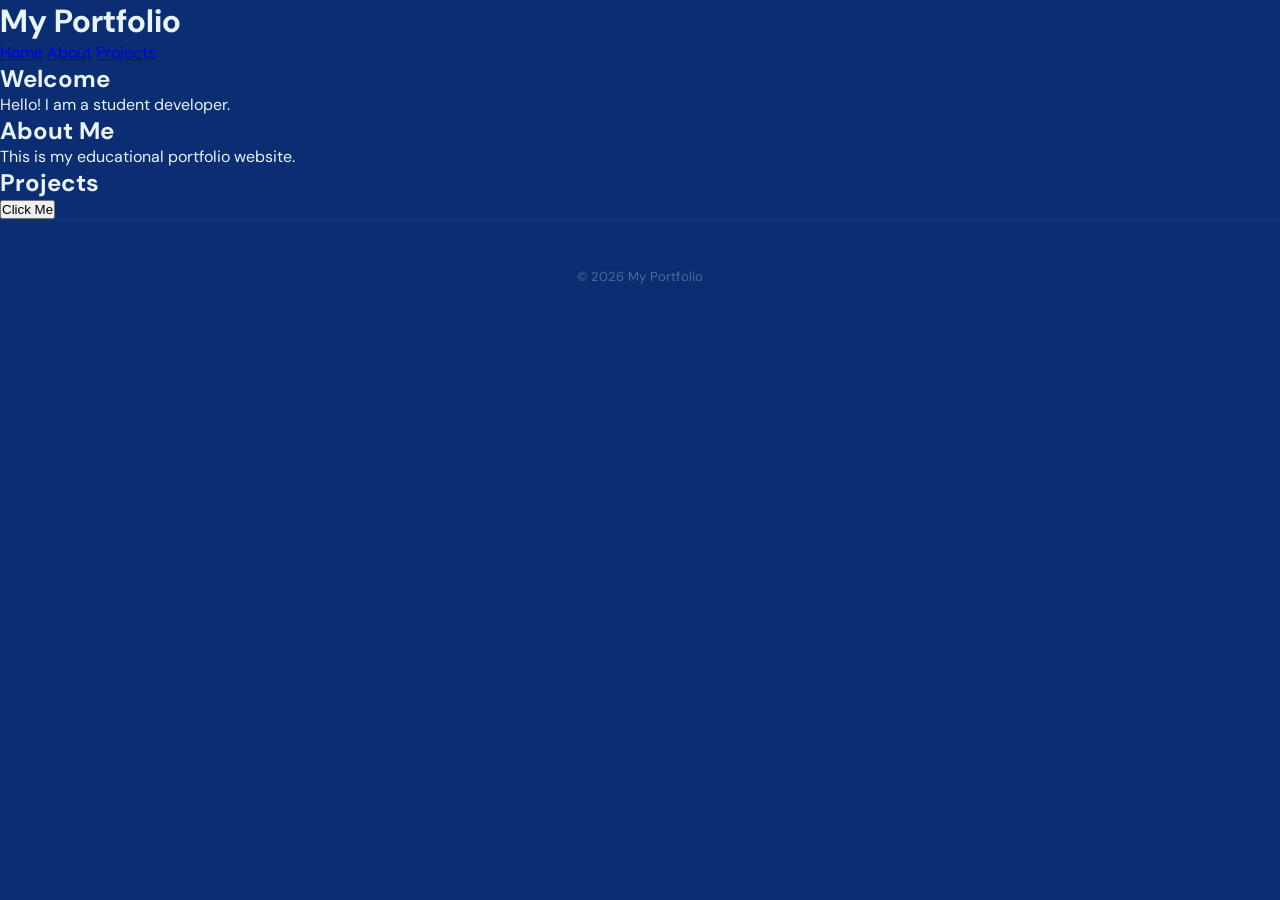
<file: WS101_PX_Santiaggo_Emer son/index.html>
<!DOCTYPE html>
<html lang="en">
<head>
    <meta charset="UTF-8">
    <meta name="viewport" content="width=device-width, initial-scale=1.0">
    <title>My Educational Portfolio</title>
    <link rel="stylesheet" href="style.css">
</head>
<body>

<header>
    <h1>My Portfolio</h1>
    <nav>
        <a href="#home">Home</a>
        <a href="#about">About</a>
        <a href="#projects">Projects</a>
    </nav>
</header>

<section id="home">
    <h2>Welcome</h2>
    <p>Hello! I am a student developer.</p>
</section>

<section id="about">
    <h2>About Me</h2>
    <p>This is my educational portfolio website.</p>
</section>

<section id="projects">
    <h2>Projects</h2>
    <button onclick="showMessage()">Click Me</button>
</section>

<footer>
    <p>© 2026 My Portfolio</p>
</footer>

<script src="script.js"></script>
</body>
</html>
</file>
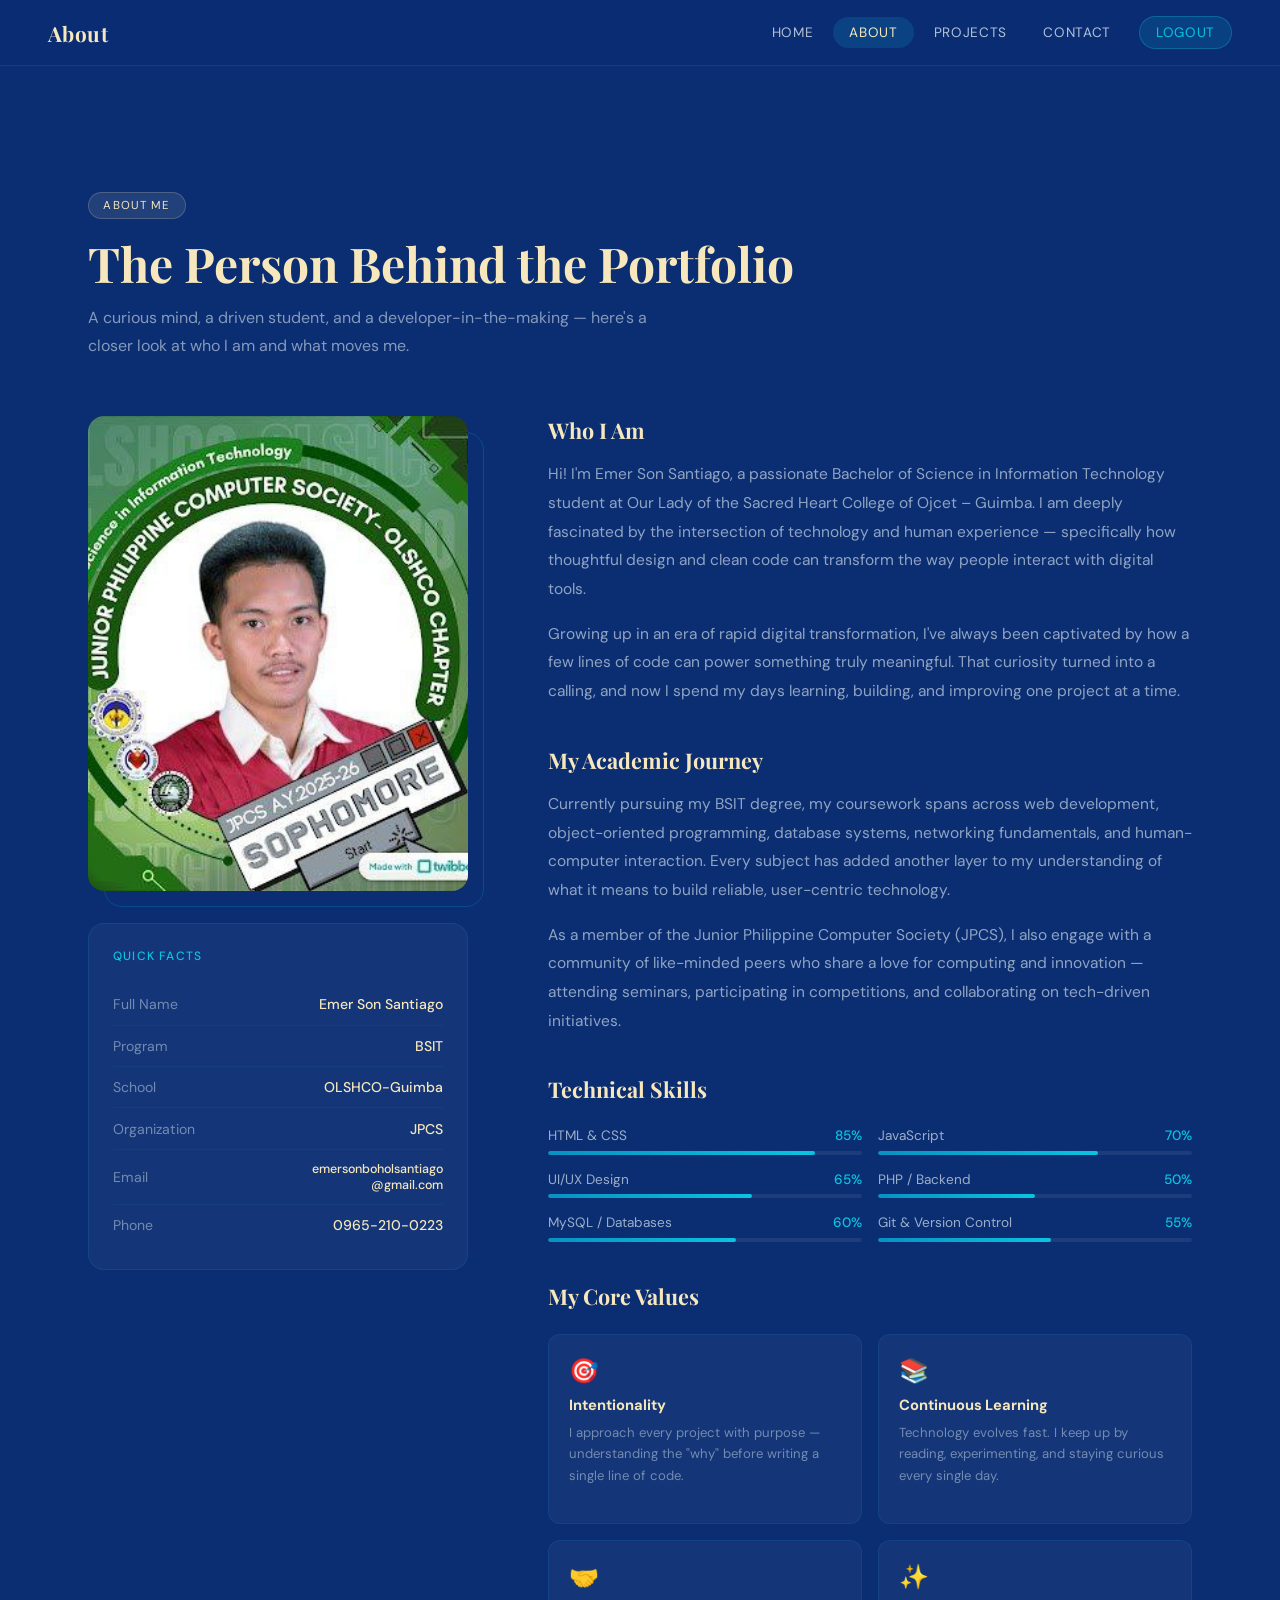
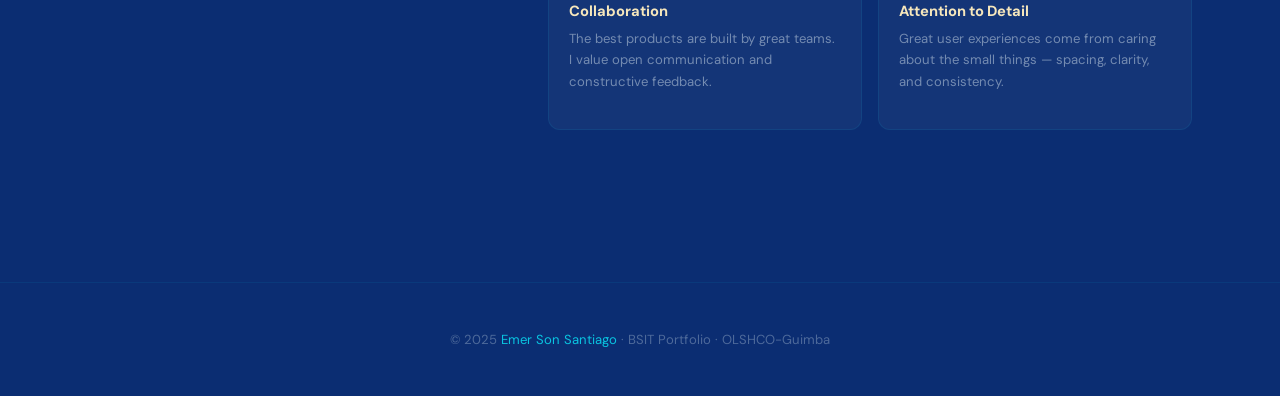
<file: WS101_PX_Santiaggo_Emer son/about.html>
<!DOCTYPE html>
<html lang="en">
<head>
  <meta charset="UTF-8">
  <meta name="viewport" content="width=device-width, initial-scale=1.0">
  <title>About | Emer Son Santiago</title>
  <link rel="stylesheet" href="style.css">
  <style>
    .about-layout {
      display: grid;
      grid-template-columns: 380px 1fr;
      gap: 5rem;
      align-items: start;
    }
    .about-photo-wrap {
      position: relative;
      margin-bottom: 2rem;
    }
    .about-photo-wrap::before {
      content: '';
      position: absolute;
      top: 16px; left: 16px; right: -16px; bottom: -16px;
      border: 1px solid rgba(10,196,224,0.2);
      border-radius: 18px;
    }
    .about-photo {
      width: 100%;
      aspect-ratio: 4/5;
      object-fit: cover;
      border-radius: 16px;
      display: block;
      position: relative;
      z-index: 1;
    }
    .about-photo-placeholder {
      width: 100%;
      aspect-ratio: 4/5;
      border-radius: 16px;
      background: rgba(9,146,194,0.1);
      border: 1px solid rgba(10,196,224,0.2);
      display: flex;
      flex-direction: column;
      align-items: center;
      justify-content: center;
      gap: 1rem;
      position: relative;
      z-index: 1;
      color: rgba(10,196,224,0.5);
      font-size: 0.85rem;
    }
    .quick-facts {
      background: rgba(255,255,255,0.04);
      border: 1px solid rgba(10,196,224,0.12);
      border-radius: 16px;
      padding: 1.5rem;
    }
    .quick-facts h4 {
      font-size: 0.75rem;
      font-weight: 500;
      letter-spacing: 0.1em;
      text-transform: uppercase;
      color: var(--sky);
      margin-bottom: 1.25rem;
    }
    .fact-row {
      display: flex;
      justify-content: space-between;
      align-items: center;
      padding: 0.7rem 0;
      border-bottom: 1px solid rgba(10,196,224,0.07);
      font-size: 0.88rem;
    }
    .fact-row:last-child { border-bottom: none; }
    .fact-label { color: rgba(232,244,248,0.45); }
    .fact-value { color: var(--cream); font-weight: 500; text-align: right; }

    .bio-block {
      margin-bottom: 2.5rem;
    }
    .bio-block h3 {
      font-family: 'Playfair Display', serif;
      font-size: 1.35rem;
      color: var(--cream);
      margin-bottom: 1rem;
    }
    .bio-block p {
      font-size: 0.97rem;
      line-height: 1.85;
      color: rgba(232,244,248,0.6);
      margin-bottom: 1rem;
    }
    .skills-grid {
      display: grid;
      grid-template-columns: 1fr 1fr;
      gap: 1rem;
      margin-top: 1.5rem;
    }
    .skill-item {
      display: flex;
      flex-direction: column;
      gap: 0.4rem;
    }
    .skill-name {
      display: flex;
      justify-content: space-between;
      font-size: 0.85rem;
      color: rgba(232,244,248,0.65);
    }
    .skill-pct { color: var(--sky); font-weight: 500; }
    .skill-bar {
      height: 4px;
      background: rgba(255,255,255,0.07);
      border-radius: 100px;
      overflow: hidden;
    }
    .skill-fill {
      height: 100%;
      background: linear-gradient(90deg, var(--cobalt), var(--sky));
      border-radius: 100px;
      animation: fillBar 1.2s ease forwards;
      transform-origin: left;
    }
    @keyframes fillBar { from { width: 0 !important; } }

    .values-grid {
      display: grid;
      grid-template-columns: 1fr 1fr;
      gap: 1rem;
      margin-top: 1.5rem;
    }
    .value-card {
      background: rgba(255,255,255,0.04);
      border: 1px solid rgba(10,196,224,0.1);
      border-radius: 12px;
      padding: 1.25rem;
    }
    .value-icon { font-size: 1.5rem; margin-bottom: 0.6rem; }
    .value-card h4 { font-size: 0.92rem; color: var(--cream); margin-bottom: 0.4rem; }
    .value-card p { font-size: 0.82rem; color: rgba(232,244,248,0.45); line-height: 1.65; }

    @media(max-width:900px){
      .about-layout { grid-template-columns: 1fr; gap: 3rem; }
      .about-photo-wrap::before { display: none; }
      .skills-grid, .values-grid { grid-template-columns: 1fr; }
    }
  </style>
</head>
<body>

<nav class="topbar">
  <a href="index.html" class="topbar-logo">About</a>
  <ul class="topbar-nav">
    <li><a href="index.html">Home</a></li>
    <li><a href="about.html" class="active">About</a></li>
    <li><a href="projects.html">Projects</a></li>
    <li><a href="contact.html">Contact</a></li>
    <li><a href="#" onclick="logoutUser()" class="btn-logout">Logout</a></li>
  </ul>
</nav>

<div class="page-wrapper">
  <div class="section">

    <span class="section-tag">About Me</span>
    <h1 class="section-title">The Person Behind the Portfolio</h1>
    <p class="section-sub">
      A curious mind, a driven student, and a developer-in-the-making — here's a closer look at who I am and what moves me.
    </p>

    <div class="about-layout">

      <!-- SIDEBAR -->
      <div class="about-sidebar">
        <div class="about-photo-wrap">
          <img src="profile.jpg" alt="Emer Son Santiago" class="about-photo"
               onerror="this.style.display='none'; this.nextElementSibling.style.display='flex'">
          <div class="about-photo-placeholder" style="display:none;">
            <svg width="56" height="56" viewBox="0 0 60 60" fill="none">
              <circle cx="30" cy="22" r="12" stroke="#0AC4E0" stroke-width="1.5"/>
              <path d="M8 52c0-12.15 9.85-22 22-22s22 9.85 22 22" stroke="#0AC4E0" stroke-width="1.5" stroke-linecap="round"/>
            </svg>
            <span>profile.jpg</span>
          </div>
        </div>

        <div class="quick-facts">
          <h4>Quick Facts</h4>
          <div class="fact-row">
            <span class="fact-label">Full Name</span>
            <span class="fact-value">Emer Son Santiago</span>
          </div>
          <div class="fact-row">
            <span class="fact-label">Program</span>
            <span class="fact-value">BSIT</span>
          </div>
          <div class="fact-row">
            <span class="fact-label">School</span>
            <span class="fact-value">OLSHCO-Guimba</span>
          </div>
          <div class="fact-row">
            <span class="fact-label">Organization</span>
            <span class="fact-value">JPCS</span>
          </div>
          <div class="fact-row">
            <span class="fact-label">Email</span>
            <span class="fact-value" style="font-size:0.78rem;">emersonboholsantiago<br>@gmail.com</span>
          </div>
          <div class="fact-row">
            <span class="fact-label">Phone</span>
            <span class="fact-value">0965-210-0223</span>
          </div>
        </div>
      </div>

      <!-- MAIN CONTENT -->
      <div class="about-main">
        <div class="bio-block">
          <h3>Who I Am</h3>
          <p>
            Hi! I'm Emer Son Santiago, a passionate Bachelor of Science in Information Technology student 
            at Our Lady of the Sacred Heart College of Ojcet – Guimba. I am deeply fascinated by the 
            intersection of technology and human experience — specifically how thoughtful design and 
            clean code can transform the way people interact with digital tools.
          </p>
          <p>
            Growing up in an era of rapid digital transformation, I've always been captivated by how 
            a few lines of code can power something truly meaningful. That curiosity turned into a calling, 
            and now I spend my days learning, building, and improving one project at a time.
          </p>
        </div>

        <div class="bio-block">
          <h3>My Academic Journey</h3>
          <p>
            Currently pursuing my BSIT degree, my coursework spans across web development, object-oriented 
            programming, database systems, networking fundamentals, and human-computer interaction. 
            Every subject has added another layer to my understanding of what it means to build 
            reliable, user-centric technology.
          </p>
          <p>
            As a member of the Junior Philippine Computer Society (JPCS), I also engage with a 
            community of like-minded peers who share a love for computing and innovation — attending 
            seminars, participating in competitions, and collaborating on tech-driven initiatives.
          </p>
        </div>

        <div class="bio-block">
          <h3>Technical Skills</h3>
          <div class="skills-grid">
            <div class="skill-item">
              <div class="skill-name"><span>HTML & CSS</span><span class="skill-pct">85%</span></div>
              <div class="skill-bar"><div class="skill-fill" style="width:85%"></div></div>
            </div>
            <div class="skill-item">
              <div class="skill-name"><span>JavaScript</span><span class="skill-pct">70%</span></div>
              <div class="skill-bar"><div class="skill-fill" style="width:70%"></div></div>
            </div>
            <div class="skill-item">
              <div class="skill-name"><span>UI/UX Design</span><span class="skill-pct">65%</span></div>
              <div class="skill-bar"><div class="skill-fill" style="width:65%"></div></div>
            </div>
            <div class="skill-item">
              <div class="skill-name"><span>PHP / Backend</span><span class="skill-pct">50%</span></div>
              <div class="skill-bar"><div class="skill-fill" style="width:50%"></div></div>
            </div>
            <div class="skill-item">
              <div class="skill-name"><span>MySQL / Databases</span><span class="skill-pct">60%</span></div>
              <div class="skill-bar"><div class="skill-fill" style="width:60%"></div></div>
            </div>
            <div class="skill-item">
              <div class="skill-name"><span>Git & Version Control</span><span class="skill-pct">55%</span></div>
              <div class="skill-bar"><div class="skill-fill" style="width:55%"></div></div>
            </div>
          </div>
        </div>

        <div class="bio-block">
          <h3>My Core Values</h3>
          <div class="values-grid">
            <div class="value-card">
              <div class="value-icon">🎯</div>
              <h4>Intentionality</h4>
              <p>I approach every project with purpose — understanding the "why" before writing a single line of code.</p>
            </div>
            <div class="value-card">
              <div class="value-icon">📚</div>
              <h4>Continuous Learning</h4>
              <p>Technology evolves fast. I keep up by reading, experimenting, and staying curious every single day.</p>
            </div>
            <div class="value-card">
              <div class="value-icon">🤝</div>
              <h4>Collaboration</h4>
              <p>The best products are built by great teams. I value open communication and constructive feedback.</p>
            </div>
            <div class="value-card">
              <div class="value-icon">✨</div>
              <h4>Attention to Detail</h4>
              <p>Great user experiences come from caring about the small things — spacing, clarity, and consistency.</p>
            </div>
          </div>
        </div>
      </div>

    </div>
  </div>
</div>

<footer>
  <p>© 2025 <span>Emer Son Santiago</span> · BSIT Portfolio · OLSHCO-Guimba</p>
</footer>

<script src="script.js"></script>
</body>
</html>
</file>
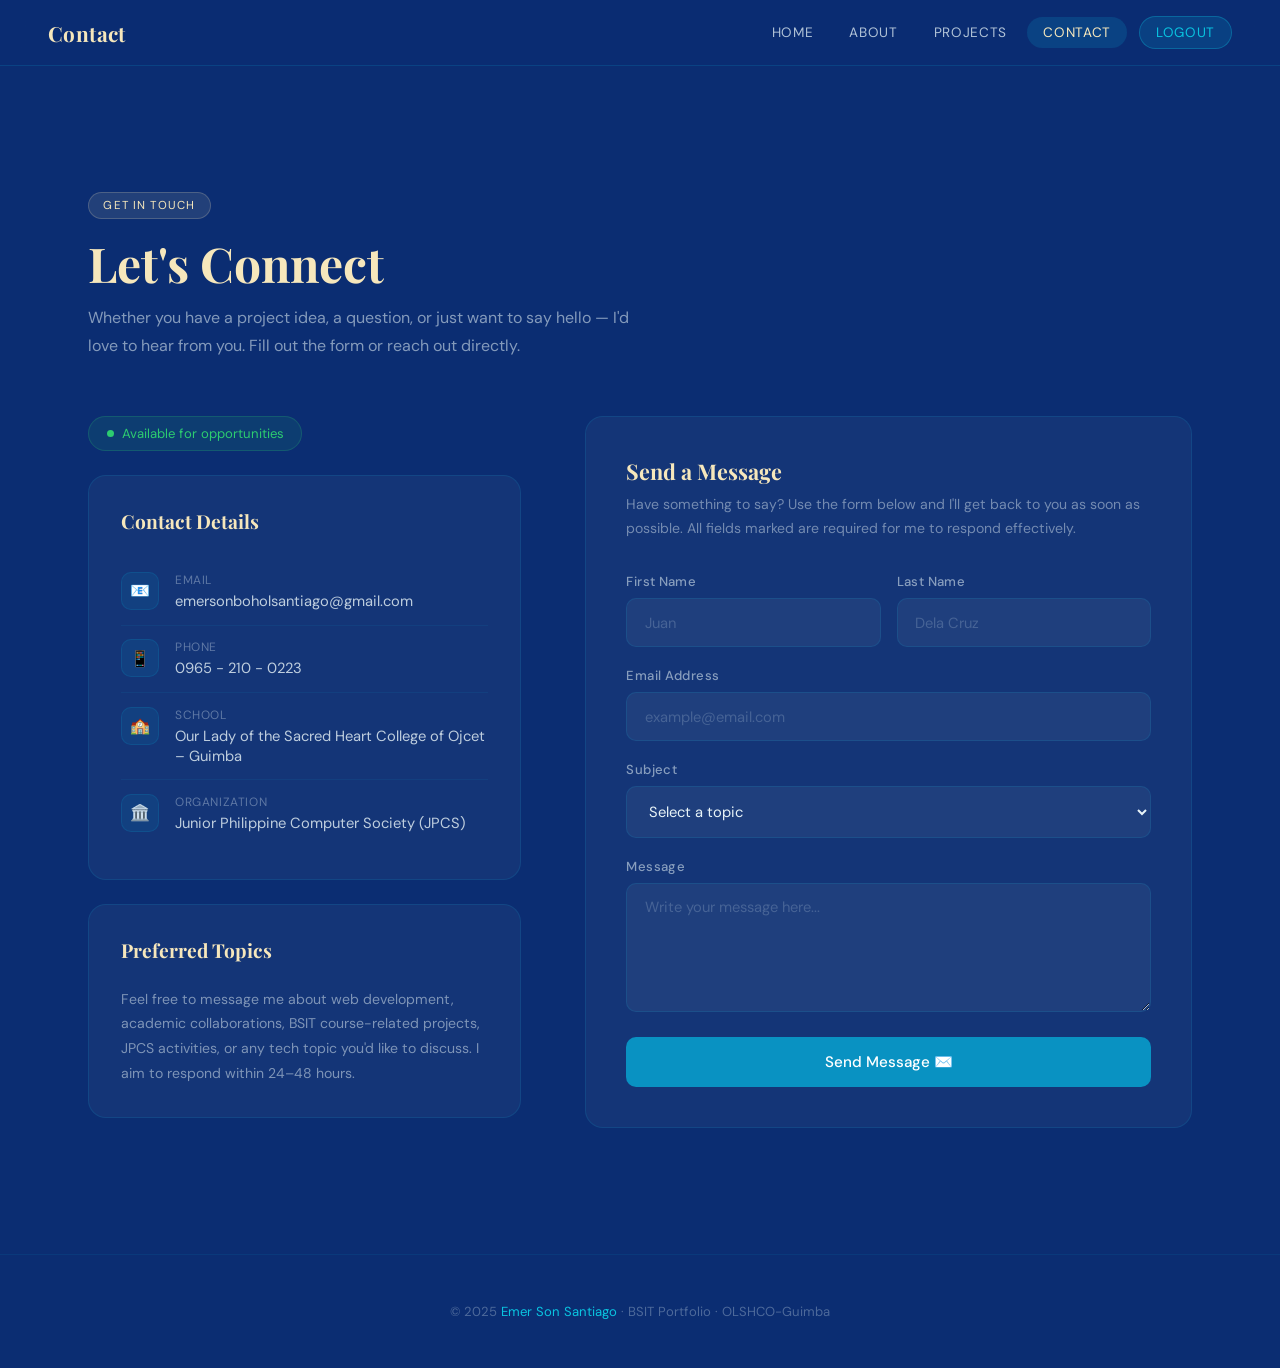
<file: WS101_PX_Santiaggo_Emer son/contact.html>
<!DOCTYPE html>
<html lang="en">
<head>
  <meta charset="UTF-8">
  <meta name="viewport" content="width=device-width, initial-scale=1.0">
  <title>Contact | Emer Son Santiago</title>
  <link rel="stylesheet" href="style.css">
  <style>
    .contact-layout {
      display: grid;
      grid-template-columns: 1fr 1.4fr;
      gap: 4rem;
      align-items: start;
    }
    .info-card {
      background: rgba(255,255,255,0.04);
      border: 1px solid rgba(10,196,224,0.12);
      border-radius: 18px;
      padding: 2rem;
      margin-bottom: 1.5rem;
    }
    .info-card h3 {
      font-family: 'Playfair Display', serif;
      font-size: 1.2rem;
      color: var(--cream);
      margin-bottom: 1.5rem;
    }
    .contact-detail {
      display: flex;
      gap: 1rem;
      align-items: flex-start;
      padding: 0.85rem 0;
      border-bottom: 1px solid rgba(10,196,224,0.07);
    }
    .contact-detail:last-child { border-bottom: none; }
    .detail-icon {
      width: 38px; height: 38px;
      flex-shrink: 0;
      background: rgba(9,146,194,0.12);
      border: 1px solid rgba(9,146,194,0.2);
      border-radius: 10px;
      display: flex;
      align-items: center;
      justify-content: center;
      font-size: 1rem;
    }
    .detail-label {
      font-size: 0.75rem;
      color: rgba(232,244,248,0.35);
      letter-spacing: 0.05em;
      text-transform: uppercase;
      margin-bottom: 0.2rem;
    }
    .detail-value {
      font-size: 0.92rem;
      color: rgba(232,244,248,0.8);
      word-break: break-word;
    }
    .availability-badge {
      display: inline-flex;
      align-items: center;
      gap: 0.5rem;
      padding: 0.5rem 1.1rem;
      background: rgba(45,204,112,0.1);
      border: 1px solid rgba(45,204,112,0.2);
      border-radius: 100px;
      font-size: 0.82rem;
      color: #2dcc70;
      margin-bottom: 1.5rem;
    }
    .avail-dot {
      width: 7px; height: 7px;
      background: #2dcc70;
      border-radius: 50%;
      animation: pulse 2s infinite;
    }
    @keyframes pulse {
      0%, 100% { opacity: 1; }
      50% { opacity: 0.4; }
    }

    .contact-form-card {
      background: rgba(255,255,255,0.04);
      border: 1px solid rgba(10,196,224,0.12);
      border-radius: 18px;
      padding: 2.5rem;
    }
    .contact-form-card h3 {
      font-family: 'Playfair Display', serif;
      font-size: 1.35rem;
      color: var(--cream);
      margin-bottom: 0.5rem;
    }
    .contact-form-card .form-intro {
      font-size: 0.88rem;
      color: rgba(232,244,248,0.45);
      margin-bottom: 2rem;
      line-height: 1.7;
    }
    .form-row {
      display: grid;
      grid-template-columns: 1fr 1fr;
      gap: 1rem;
    }
    .form-group {
      margin-bottom: 1.25rem;
    }
    .form-group label {
      display: block;
      font-size: 0.82rem;
      font-weight: 500;
      color: rgba(232,244,248,0.55);
      margin-bottom: 0.5rem;
      letter-spacing: 0.03em;
    }
    .form-group input,
    .form-group textarea,
    .form-group select {
      width: 100%;
      padding: 0.85rem 1.1rem;
      background: rgba(255,255,255,0.05);
      border: 1px solid rgba(10,196,224,0.12);
      border-radius: 10px;
      color: #e8f4f8;
      font-size: 0.92rem;
      font-family: 'DM Sans', sans-serif;
      outline: none;
      transition: all 0.2s;
      resize: vertical;
    }
    .form-group input::placeholder,
    .form-group textarea::placeholder { color: rgba(232,244,248,0.2); }
    .form-group input:focus,
    .form-group textarea:focus,
    .form-group select:focus {
      border-color: var(--cobalt);
      background: rgba(9,146,194,0.06);
      box-shadow: 0 0 0 3px rgba(9,146,194,0.12);
    }
    .form-group select option {
      background: #0b1f4a;
      color: #e8f4f8;
    }
    .btn-send {
      width: 100%;
      padding: 0.95rem;
      background: var(--cobalt);
      color: var(--white);
      border: none;
      border-radius: 10px;
      font-size: 0.95rem;
      font-weight: 500;
      font-family: 'DM Sans', sans-serif;
      cursor: pointer;
      transition: all 0.2s;
      display: flex;
      align-items: center;
      justify-content: center;
      gap: 0.5rem;
      margin-top: 0.5rem;
    }
    .btn-send:hover {
      background: var(--sky);
      color: var(--dark);
      transform: translateY(-1px);
    }
    .form-success {
      display: none;
      padding: 1rem 1.25rem;
      background: rgba(45,204,112,0.1);
      border: 1px solid rgba(45,204,112,0.2);
      border-radius: 10px;
      font-size: 0.9rem;
      color: #2dcc70;
      margin-top: 1rem;
      text-align: center;
    }

    @media(max-width:900px){
      .contact-layout { grid-template-columns: 1fr; gap: 2.5rem; }
      .form-row { grid-template-columns: 1fr; }
    }
  </style>
</head>
<body>

<nav class="topbar">
  <a href="index.html" class="topbar-logo">Contact</a>
  <ul class="topbar-nav">
    <li><a href="index.html">Home</a></li>
    <li><a href="about.html">About</a></li>
    <li><a href="projects.html">Projects</a></li>
    <li><a href="contact.html" class="active">Contact</a></li>
    <li><a href="#" onclick="logoutUser()" class="btn-logout">Logout</a></li>
  </ul>
</nav>

<div class="page-wrapper">
  <div class="section">

    <span class="section-tag">Get In Touch</span>
    <h1 class="section-title">Let's Connect</h1>
    <p class="section-sub">
      Whether you have a project idea, a question, or just want to say hello —  
      I'd love to hear from you. Fill out the form or reach out directly.
    </p>

    <div class="contact-layout">

      <!-- LEFT: INFO -->
      <div class="contact-info-col">
        <div class="availability-badge">
          <span class="avail-dot"></span>
          Available for opportunities
        </div>

        <div class="info-card">
          <h3>Contact Details</h3>

          <div class="contact-detail">
            <div class="detail-icon">📧</div>
            <div class="detail-text">
              <div class="detail-label">Email</div>
              <div class="detail-value">emersonboholsantiago@gmail.com</div>
            </div>
          </div>

          <div class="contact-detail">
            <div class="detail-icon">📱</div>
            <div class="detail-text">
              <div class="detail-label">Phone</div>
              <div class="detail-value">0965 - 210 - 0223</div>
            </div>
          </div>

          <div class="contact-detail">
            <div class="detail-icon">🏫</div>
            <div class="detail-text">
              <div class="detail-label">School</div>
              <div class="detail-value">Our Lady of the Sacred Heart College of Ojcet – Guimba</div>
            </div>
          </div>

          <div class="contact-detail">
            <div class="detail-icon">🏛️</div>
            <div class="detail-text">
              <div class="detail-label">Organization</div>
              <div class="detail-value">Junior Philippine Computer Society (JPCS)</div>
            </div>
          </div>
        </div>

        <div class="info-card">
          <h3>Preferred Topics</h3>
          <p style="font-size:0.88rem; color:rgba(232,244,248,0.5); line-height:1.75;">
            Feel free to message me about web development, academic collaborations, 
            BSIT course-related projects, JPCS activities, or any tech topic you'd like to discuss. 
            I aim to respond within 24–48 hours.
          </p>
        </div>
      </div>

      <!-- RIGHT: FORM -->
      <div class="form-col">
        <div class="contact-form-card">
          <h3>Send a Message</h3>
          <p class="form-intro">
            Have something to say? Use the form below and I'll get back to you as soon as possible. 
            All fields marked are required for me to respond effectively.
          </p>

          <form onsubmit="return submitContactForm(event)">
            <div class="form-row">
              <div class="form-group">
                <label>First Name</label>
                <input type="text" id="firstName" placeholder="Juan" required>
              </div>
              <div class="form-group">
                <label>Last Name</label>
                <input type="text" id="lastName" placeholder="Dela Cruz" required>
              </div>
            </div>

            <div class="form-group">
              <label>Email Address</label>
              <input type="email" id="email" placeholder="example@email.com" required>
            </div>

            <div class="form-group">
              <label>Subject</label>
              <select id="subject">
                <option value="" disabled selected>Select a topic</option>
                <option value="project">Project Collaboration</option>
                <option value="academic">Academic Inquiry</option>
                <option value="jpcs">JPCS / Organization</option>
                <option value="feedback">Portfolio Feedback</option>
                <option value="other">Other</option>
              </select>
            </div>

            <div class="form-group">
              <label>Message</label>
              <textarea id="message" rows="5" placeholder="Write your message here..." required></textarea>
            </div>

            <button type="submit" class="btn-send">
              Send Message ✉️
            </button>
          </form>

          <div class="form-success" id="formSuccess">
            ✅ Your message has been sent! I'll get back to you soon.
          </div>
        </div>
      </div>

    </div>
  </div>
</div>

<footer>
  <p>© 2025 <span>Emer Son Santiago</span> · BSIT Portfolio · OLSHCO-Guimba</p>
</footer>

<script src="script.js"></script>
<script>
  function submitContactForm(e) {
    e.preventDefault();
    const fn = document.getElementById('firstName').value;
    const ln = document.getElementById('lastName').value;
    const email = document.getElementById('email').value;
    const msg = document.getElementById('message').value;
    if (!fn || !ln || !email || !msg) {
      alert('Please fill in all required fields.');
      return false;
    }
    document.getElementById('formSuccess').style.display = 'block';
    e.target.reset();
    setTimeout(() => { document.getElementById('formSuccess').style.display = 'none'; }, 5000);
    return false;
  }
</script>
</body>
</html>
</file>
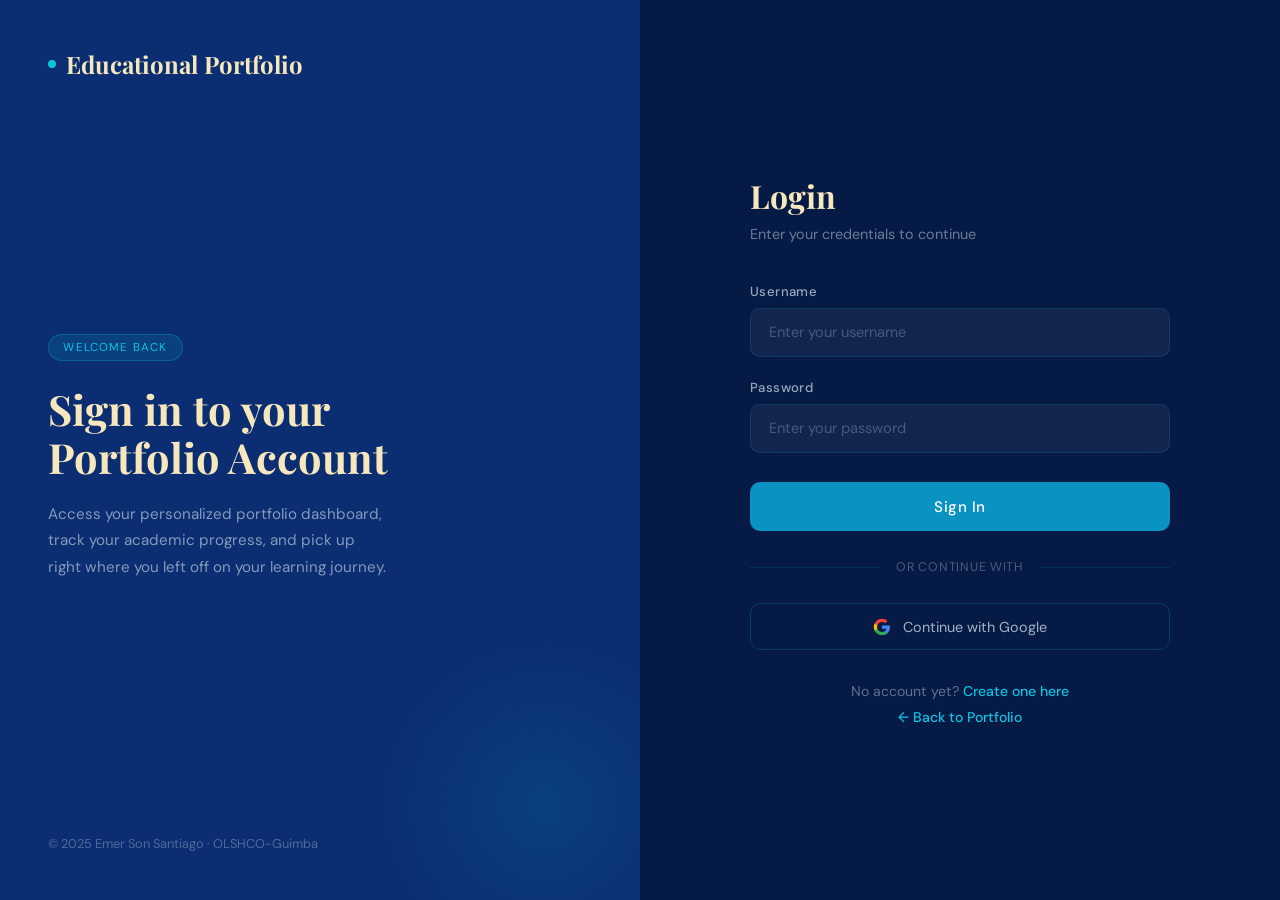
<file: WS101_PX_Santiaggo_Emer son/login.html>
<!DOCTYPE html>
<html lang="en">
<head>
  <meta charset="UTF-8">
  <meta name="viewport" content="width=device-width, initial-scale=1.0">
  <title>Login | Emer Son Santiago</title>
  <link rel="stylesheet" href="auth.css">
  <script src="https://accounts.google.com/gsi/client" async defer></script>
</head>
<body>

  <!-- LEFT PANEL -->
  <div class="auth-panel-left">
    <a href="index.html" class="auth-brand">
      <span class="auth-brand-dot"></span>
      Educational Portfolio
    </a>

    <div class="auth-headline">
      <span class="auth-headline-tag">Welcome back</span>
      <h2>Sign in to your<br>Portfolio Account</h2>
      <p>
        Access your personalized portfolio dashboard, track your academic progress, 
        and pick up right where you left off on your learning journey.
      </p>
    </div>

    <p class="auth-footer-info">© 2025 Emer Son Santiago · OLSHCO-Guimba</p>
  </div>

  <!-- RIGHT PANEL -->
  <div class="auth-panel-right">
    <div class="auth-form-box">
      <h1>Login</h1>
      <p class="auth-subtitle">Enter your credentials to continue</p>

      <form onsubmit="return loginUser(event)">
        <div class="form-group">
          <label>Username</label>
          <input type="text" id="username" placeholder="Enter your username" required>
        </div>
        <div class="form-group">
          <label>Password</label>
          <input type="password" id="password" placeholder="Enter your password" required>
        </div>
        <button type="submit" class="btn-auth">Sign In</button>
      </form>

      <div class="auth-divider"><span>OR CONTINUE WITH</span></div>

      <!-- Google Sign-In -->
      <div id="g_id_onload"
           data-client_id="YOUR_GOOGLE_CLIENT_ID.apps.googleusercontent.com"
           data-callback="handleCredentialResponse">
      </div>
      <button class="g-sign-in" onclick="googleSignIn()">
        <svg width="18" height="18" viewBox="0 0 24 24">
          <path fill="#4285F4" d="M22.56 12.25c0-.78-.07-1.53-.2-2.25H12v4.26h5.92c-.26 1.37-1.04 2.53-2.21 3.31v2.77h3.57c2.08-1.92 3.28-4.74 3.28-8.09z"/>
          <path fill="#34A853" d="M12 23c2.97 0 5.46-.98 7.28-2.66l-3.57-2.77c-.98.66-2.23 1.06-3.71 1.06-2.86 0-5.29-1.93-6.16-4.53H2.18v2.84C3.99 20.53 7.7 23 12 23z"/>
          <path fill="#FBBC05" d="M5.84 14.09c-.22-.66-.35-1.36-.35-2.09s.13-1.43.35-2.09V7.07H2.18C1.43 8.55 1 10.22 1 12s.43 3.45 1.18 4.93l2.85-2.22.81-.62z"/>
          <path fill="#EA4335" d="M12 5.38c1.62 0 3.06.56 4.21 1.64l3.15-3.15C17.45 2.09 14.97 1 12 1 7.7 1 3.99 3.47 2.18 7.07l3.66 2.84c.87-2.6 3.3-4.53 6.16-4.53z"/>
        </svg>
        Continue with Google
      </button>

      <p class="auth-switch">No account yet? <a href="register.html">Create one here</a></p>
      <p class="auth-switch" style="margin-top:0.5rem;"><a href="index.html">← Back to Portfolio</a></p>
    </div>
  </div>

  <script src="script.js"></script>
</body>
</html>
</file>
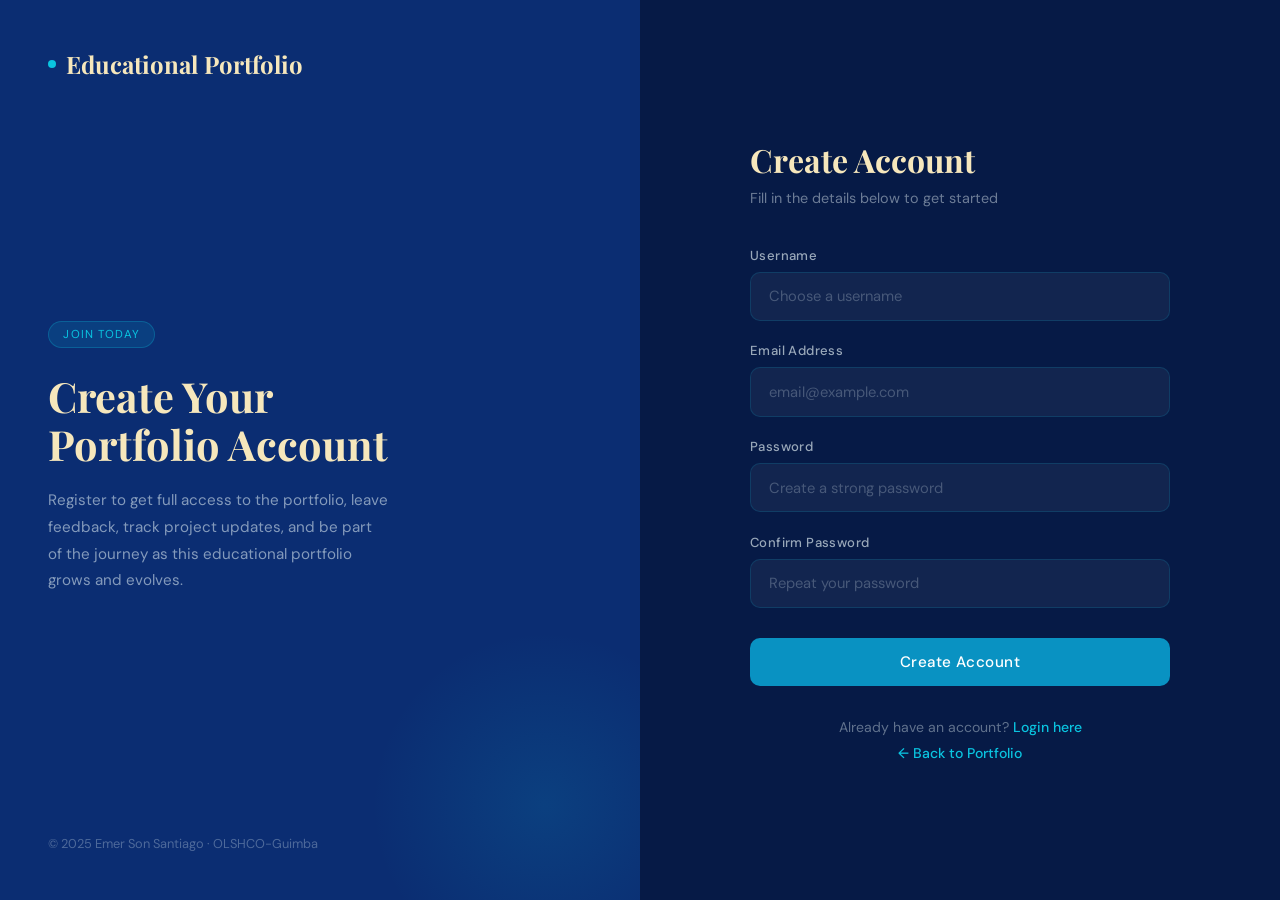
<file: WS101_PX_Santiaggo_Emer son/register.html>
<!DOCTYPE html>
<html lang="en">
<head>
  <meta charset="UTF-8">
  <meta name="viewport" content="width=device-width, initial-scale=1.0">
  <title>Register | Emer Son Santiago</title>
  <link rel="stylesheet" href="auth.css">
</head>
<body>

  <!-- LEFT PANEL -->
  <div class="auth-panel-left">
    <a href="index.html" class="auth-brand">
      <span class="auth-brand-dot"></span>
      Educational Portfolio
    </a>

    <div class="auth-headline">
      <span class="auth-headline-tag">Join Today</span>
      <h2>Create Your<br>Portfolio Account</h2>
      <p>
        Register to get full access to the portfolio, leave feedback, track project updates, 
        and be part of the journey as this educational portfolio grows and evolves.
      </p>
    </div>

    <p class="auth-footer-info">© 2025 Emer Son Santiago · OLSHCO-Guimba</p>
  </div>

  <!-- RIGHT PANEL -->
  <div class="auth-panel-right">
    <div class="auth-form-box">
      <h1>Create Account</h1>
      <p class="auth-subtitle">Fill in the details below to get started</p>

      <form onsubmit="return registerUser(event)">
        <div class="form-group">
          <label>Username</label>
          <input type="text" id="username" placeholder="Choose a username" required>
        </div>
        <div class="form-group">
          <label>Email Address</label>
          <input type="email" id="email" placeholder="email@example.com" required>
        </div>
        <div class="form-group">
          <label>Password</label>
          <input type="password" id="password" placeholder="Create a strong password" required>
        </div>
        <div class="form-group">
          <label>Confirm Password</label>
          <input type="password" id="confirmPassword" placeholder="Repeat your password" required>
        </div>
        <button type="submit" class="btn-auth">Create Account</button>
      </form>

      <p class="auth-switch" style="margin-top:2rem;">Already have an account? <a href="login.html">Login here</a></p>
      <p class="auth-switch" style="margin-top:0.5rem;"><a href="index.html">← Back to Portfolio</a></p>
    </div>
  </div>

  <script src="script.js"></script>
</body>
</html>
</file>
<file: WS101_PX_Santiaggo_Emer son/style.css>
@import url('https://fonts.googleapis.com/css2?family=Playfair+Display:wght@400;700;900&family=DM+Sans:wght@300;400;500&display=swap');

:root {
  --navy: #0B2D72;
  --cobalt: #0992C2;
  --sky: #0AC4E0;
  --cream: #F6E7BC;
  --white: #ffffff;
  --dark: #061a46;
  --text-light: #e8f4f8;
  --shadow: rgba(11, 45, 114, 0.15);
}

*, *::before, *::after { box-sizing: border-box; margin: 0; padding: 0; }

html { scroll-behavior: smooth; }

body {
  font-family: 'DM Sans', sans-serif;
  background: var(--navy);
  color: var(--text-light);
  min-height: 100vh;
  overflow-x: hidden;
}

/* ─── TOPBAR NAV ─── */
.topbar {
  position: fixed;
  top: 0; left: 0; right: 0;
  z-index: 999;
  display: flex;
  align-items: center;
  justify-content: space-between;
  padding: 1rem 3rem;
  background: rgba(11, 45, 114, 0.85);
  backdrop-filter: blur(12px);
  border-bottom: 1px solid rgba(10, 196, 224, 0.15);
}

.topbar-logo {
  font-family: 'Playfair Display', serif;
  font-size: 1.3rem;
  font-weight: 700;
  color: var(--cream);
  text-decoration: none;
  letter-spacing: 0.02em;
}

.topbar-nav {
  display: flex;
  align-items: center;
  gap: 0.25rem;
  list-style: none;
}

.topbar-nav a {
  display: inline-block;
  padding: 0.45rem 1rem;
  color: rgba(232, 244, 248, 0.75);
  text-decoration: none;
  font-size: 0.85rem;
  font-weight: 400;
  letter-spacing: 0.05em;
  text-transform: uppercase;
  border-radius: 100px;
  transition: all 0.2s;
}

.topbar-nav a:hover,
.topbar-nav a.active {
  color: var(--cream);
  background: rgba(10, 196, 224, 0.15);
}

.topbar-nav .btn-logout {
  background: rgba(9, 146, 194, 0.2);
  color: var(--sky);
  border: 1px solid rgba(10, 196, 224, 0.3);
  margin-left: 0.5rem;
}

.topbar-nav .btn-logout:hover {
  background: rgba(9, 146, 194, 0.35);
  color: var(--cream);
}

/* ─── PAGE WRAPPER ─── */
.page-wrapper {
  padding-top: 80px;
  min-height: 100vh;
}

/* ─── SECTION HERO ─── */
.section-hero {
  min-height: 100vh;
  display: flex;
  align-items: center;
  position: relative;
  overflow: hidden;
}

.section-hero::before {
  content: '';
  position: absolute;
  inset: 0;
  background:
    radial-gradient(ellipse 60% 60% at 70% 40%, rgba(9, 146, 194, 0.18) 0%, transparent 65%),
    radial-gradient(ellipse 40% 40% at 20% 80%, rgba(10, 196, 224, 0.10) 0%, transparent 60%);
}

.hero-grid {
  display: grid;
  grid-template-columns: 1fr 1fr;
  gap: 4rem;
  align-items: center;
  max-width: 1200px;
  margin: 0 auto;
  padding: 6rem 3rem;
  position: relative;
}

.hero-label {
  display: inline-block;
  padding: 0.35rem 1rem;
  background: rgba(10, 196, 224, 0.15);
  border: 1px solid rgba(10, 196, 224, 0.3);
  border-radius: 100px;
  font-size: 0.75rem;
  letter-spacing: 0.12em;
  text-transform: uppercase;
  color: var(--sky);
  margin-bottom: 1.5rem;
}

.hero-name {
  font-family: 'Playfair Display', serif;
  font-size: clamp(3rem, 6vw, 5rem);
  font-weight: 900;
  line-height: 1.05;
  color: var(--cream);
  margin-bottom: 1.5rem;
}

.hero-name span {
  display: block;
  color: var(--sky);
}

.hero-desc {
  font-size: 1.05rem;
  line-height: 1.75;
  color: rgba(232, 244, 248, 0.65);
  max-width: 480px;
  margin-bottom: 2.5rem;
}

.hero-cta {
  display: flex;
  gap: 1rem;
  flex-wrap: wrap;
}

.btn-primary {
  display: inline-flex;
  align-items: center;
  gap: 0.5rem;
  padding: 0.85rem 2rem;
  background: var(--cobalt);
  color: var(--white);
  text-decoration: none;
  border-radius: 8px;
  font-size: 0.9rem;
  font-weight: 500;
  border: none;
  cursor: pointer;
  transition: all 0.2s;
}

.btn-primary:hover {
  background: var(--sky);
  color: var(--dark);
  transform: translateY(-2px);
}

.btn-outline {
  display: inline-flex;
  align-items: center;
  gap: 0.5rem;
  padding: 0.85rem 2rem;
  background: transparent;
  color: var(--cream);
  text-decoration: none;
  border-radius: 8px;
  font-size: 0.9rem;
  font-weight: 500;
  border: 1px solid rgba(246, 231, 188, 0.35);
  cursor: pointer;
  transition: all 0.2s;
}

.btn-outline:hover {
  background: rgba(246, 231, 188, 0.1);
  border-color: var(--cream);
  transform: translateY(-2px);
}

/* ─── HERO VISUAL ─── */
.hero-visual {
  display: flex;
  justify-content: center;
  align-items: center;
  position: relative;
}

.profile-frame {
  position: relative;
  width: 340px;
  height: 400px;
}

.profile-frame::before {
  content: '';
  position: absolute;
  inset: -12px;
  border: 1.5px solid rgba(10, 196, 224, 0.25);
  border-radius: 220px 220px 80px 80px;
  transform: rotate(3deg);
}

.profile-frame::after {
  content: '';
  position: absolute;
  bottom: -20px; right: -20px;
  width: 120px; height: 120px;
  background: rgba(246, 231, 188, 0.08);
  border: 1px solid rgba(246, 231, 188, 0.2);
  border-radius: 50%;
}

.profile-img {
  width: 100%;
  height: 100%;
  object-fit: cover;
  border-radius: 200px 200px 70px 70px;
  display: block;
}

.profile-placeholder {
  width: 100%;
  height: 100%;
  border-radius: 200px 200px 70px 70px;
  background: linear-gradient(160deg, rgba(9,146,194,0.25) 0%, rgba(10,196,224,0.1) 100%);
  border: 1px solid rgba(10, 196, 224, 0.2);
  display: flex;
  flex-direction: column;
  align-items: center;
  justify-content: center;
  gap: 0.75rem;
}

.profile-placeholder svg {
  opacity: 0.4;
}

.profile-placeholder p {
  font-size: 0.8rem;
  color: rgba(10, 196, 224, 0.6);
}

/* ─── STATS ROW ─── */
.stats-row {
  display: flex;
  gap: 2.5rem;
  margin-top: 2.5rem;
  padding-top: 2.5rem;
  border-top: 1px solid rgba(10, 196, 224, 0.15);
}

.stat-num {
  font-family: 'Playfair Display', serif;
  font-size: 1.8rem;
  font-weight: 700;
  color: var(--cream);
}

.stat-label {
  font-size: 0.78rem;
  color: rgba(232, 244, 248, 0.5);
  letter-spacing: 0.05em;
}

/* ─── SECTION BASE ─── */
.section {
  padding: 7rem 3rem;
  max-width: 1200px;
  margin: 0 auto;
}

.section-tag {
  display: inline-block;
  padding: 0.3rem 0.9rem;
  background: rgba(246, 231, 188, 0.1);
  border: 1px solid rgba(246, 231, 188, 0.2);
  border-radius: 100px;
  font-size: 0.72rem;
  letter-spacing: 0.1em;
  text-transform: uppercase;
  color: var(--cream);
  margin-bottom: 1rem;
}

.section-title {
  font-family: 'Playfair Display', serif;
  font-size: clamp(2rem, 4vw, 3rem);
  font-weight: 700;
  color: var(--cream);
  margin-bottom: 0.75rem;
  line-height: 1.2;
}

.section-sub {
  font-size: 1rem;
  color: rgba(232, 244, 248, 0.55);
  max-width: 560px;
  line-height: 1.75;
  margin-bottom: 3.5rem;
}

/* ─── DIVIDER ─── */
.section-divider {
  border: none;
  border-top: 1px solid rgba(10, 196, 224, 0.1);
  max-width: 1200px;
  margin: 0 auto;
}

/* ─── CARDS ─── */
.card {
  background: rgba(255,255,255,0.04);
  border: 1px solid rgba(10, 196, 224, 0.12);
  border-radius: 16px;
  padding: 2rem;
  transition: all 0.3s;
}

.card:hover {
  background: rgba(255,255,255,0.07);
  border-color: rgba(10, 196, 224, 0.3);
  transform: translateY(-4px);
}

/* ─── FOOTER ─── */
footer {
  text-align: center;
  padding: 3rem;
  color: rgba(232, 244, 248, 0.3);
  font-size: 0.82rem;
  border-top: 1px solid rgba(10, 196, 224, 0.08);
}

footer span {
  color: var(--sky);
}

/* ─── DECORATIVE DOTS ─── */
.dot-grid {
  position: absolute;
  opacity: 0.06;
  background-image: radial-gradient(circle, var(--sky) 1px, transparent 1px);
  background-size: 28px 28px;
}

/* ─── RESPONSIVE ─── */
@media (max-width: 768px) {
  .topbar { padding: 0.9rem 1.5rem; }
  .topbar-nav { gap: 0; }
  .topbar-nav a { padding: 0.4rem 0.65rem; font-size: 0.78rem; }
  .hero-grid { grid-template-columns: 1fr; text-align: center; padding: 4rem 1.5rem; gap: 3rem; }
  .hero-desc { margin: 0 auto 2.5rem; }
  .hero-cta { justify-content: center; }
  .stats-row { justify-content: center; gap: 2rem; }
  .section { padding: 5rem 1.5rem; }
  .profile-frame { width: 260px; height: 310px; }
}
</file>
<file: WS101_PX_Santiaggo_Emer son/auth.css>
@import url('https://fonts.googleapis.com/css2?family=Playfair+Display:wght@700;900&family=DM+Sans:wght@300;400;500&display=swap');

:root {
  --navy: #0B2D72;
  --cobalt: #0992C2;
  --sky: #0AC4E0;
  --cream: #F6E7BC;
  --white: #ffffff;
  --dark: #061a46;
}

*, *::before, *::after { box-sizing: border-box; margin: 0; padding: 0; }

body {
  font-family: 'DM Sans', sans-serif;
  min-height: 100vh;
  display: grid;
  grid-template-columns: 1fr 1fr;
  background: var(--dark);
  color: #e8f4f8;
}

/* ─── LEFT PANEL ─── */
.auth-panel-left {
  background: var(--navy);
  display: flex;
  flex-direction: column;
  justify-content: space-between;
  padding: 3rem;
  position: relative;
  overflow: hidden;
}

.auth-panel-left::before {
  content: '';
  position: absolute;
  bottom: -80px; right: -80px;
  width: 350px; height: 350px;
  border-radius: 50%;
  background: radial-gradient(circle, rgba(10,196,224,0.12) 0%, transparent 70%);
}

.auth-brand {
  font-family: 'Playfair Display', serif;
  font-size: 1.5rem;
  font-weight: 700;
  color: var(--cream);
  text-decoration: none;
  display: flex;
  align-items: center;
  gap: 0.6rem;
}

.auth-brand-dot {
  width: 8px; height: 8px;
  background: var(--sky);
  border-radius: 50%;
}

.auth-headline {
  position: relative;
  z-index: 1;
}

.auth-headline-tag {
  display: inline-block;
  padding: 0.3rem 0.9rem;
  background: rgba(10, 196, 224, 0.12);
  border: 1px solid rgba(10, 196, 224, 0.25);
  border-radius: 100px;
  font-size: 0.72rem;
  letter-spacing: 0.1em;
  text-transform: uppercase;
  color: var(--sky);
  margin-bottom: 1.5rem;
}

.auth-headline h2 {
  font-family: 'Playfair Display', serif;
  font-size: 2.6rem;
  font-weight: 700;
  color: var(--cream);
  line-height: 1.15;
  margin-bottom: 1.25rem;
}

.auth-headline p {
  font-size: 0.95rem;
  line-height: 1.75;
  color: rgba(232, 244, 248, 0.55);
  max-width: 340px;
}

.auth-footer-info {
  font-size: 0.8rem;
  color: rgba(232, 244, 248, 0.3);
}

/* ─── RIGHT PANEL / FORM ─── */
.auth-panel-right {
  display: flex;
  align-items: center;
  justify-content: center;
  padding: 3rem 2.5rem;
  background: var(--dark);
}

.auth-form-box {
  width: 100%;
  max-width: 420px;
}

.auth-form-box h1 {
  font-family: 'Playfair Display', serif;
  font-size: 2rem;
  font-weight: 700;
  color: var(--cream);
  margin-bottom: 0.5rem;
}

.auth-form-box .auth-subtitle {
  font-size: 0.9rem;
  color: rgba(232, 244, 248, 0.45);
  margin-bottom: 2.5rem;
}

.form-group {
  margin-bottom: 1.35rem;
}

.form-group label {
  display: block;
  font-size: 0.82rem;
  font-weight: 500;
  color: rgba(232, 244, 248, 0.65);
  margin-bottom: 0.5rem;
  letter-spacing: 0.03em;
}

.form-group input {
  width: 100%;
  padding: 0.85rem 1.1rem;
  background: rgba(255,255,255,0.05);
  border: 1px solid rgba(10, 196, 224, 0.15);
  border-radius: 10px;
  color: #e8f4f8;
  font-size: 0.92rem;
  font-family: 'DM Sans', sans-serif;
  outline: none;
  transition: all 0.2s;
}

.form-group input::placeholder { color: rgba(232, 244, 248, 0.25); }
.form-group input:focus {
  border-color: var(--cobalt);
  background: rgba(9, 146, 194, 0.08);
  box-shadow: 0 0 0 3px rgba(9, 146, 194, 0.15);
}

.btn-auth {
  width: 100%;
  padding: 0.9rem;
  background: var(--cobalt);
  color: var(--white);
  border: none;
  border-radius: 10px;
  font-size: 0.95rem;
  font-weight: 500;
  font-family: 'DM Sans', sans-serif;
  cursor: pointer;
  margin-top: 0.5rem;
  transition: all 0.2s;
  letter-spacing: 0.03em;
}

.btn-auth:hover {
  background: var(--sky);
  color: var(--dark);
  transform: translateY(-1px);
}

.auth-divider {
  display: flex;
  align-items: center;
  gap: 1rem;
  margin: 1.75rem 0;
}

.auth-divider::before,
.auth-divider::after {
  content: '';
  flex: 1;
  height: 1px;
  background: rgba(10, 196, 224, 0.12);
}

.auth-divider span {
  font-size: 0.78rem;
  color: rgba(232, 244, 248, 0.3);
  letter-spacing: 0.06em;
}

.g-sign-in {
  width: 100%;
  display: flex;
  align-items: center;
  justify-content: center;
  gap: 0.75rem;
  padding: 0.85rem;
  background: transparent;
  border: 1px solid rgba(10, 196, 224, 0.2);
  border-radius: 10px;
  color: rgba(232, 244, 248, 0.7);
  font-size: 0.9rem;
  font-family: 'DM Sans', sans-serif;
  cursor: pointer;
  transition: all 0.2s;
}

.g-sign-in:hover {
  background: rgba(255,255,255,0.05);
  border-color: rgba(10, 196, 224, 0.4);
  color: var(--cream);
}

.auth-switch {
  text-align: center;
  margin-top: 2rem;
  font-size: 0.88rem;
  color: rgba(232, 244, 248, 0.4);
}

.auth-switch a {
  color: var(--sky);
  text-decoration: none;
  font-weight: 500;
  transition: color 0.2s;
}

.auth-switch a:hover { color: var(--cream); }

/* ─── GOOGLE BUTTON OVERRIDE ─── */
#g_id_onload, .g_id_signin {
  width: 100%;
}

/* ─── RESPONSIVE ─── */
@media (max-width: 768px) {
  body { grid-template-columns: 1fr; }
  .auth-panel-left { display: none; }
  .auth-panel-right { padding: 3rem 1.5rem; min-height: 100vh; }
}
</file>
